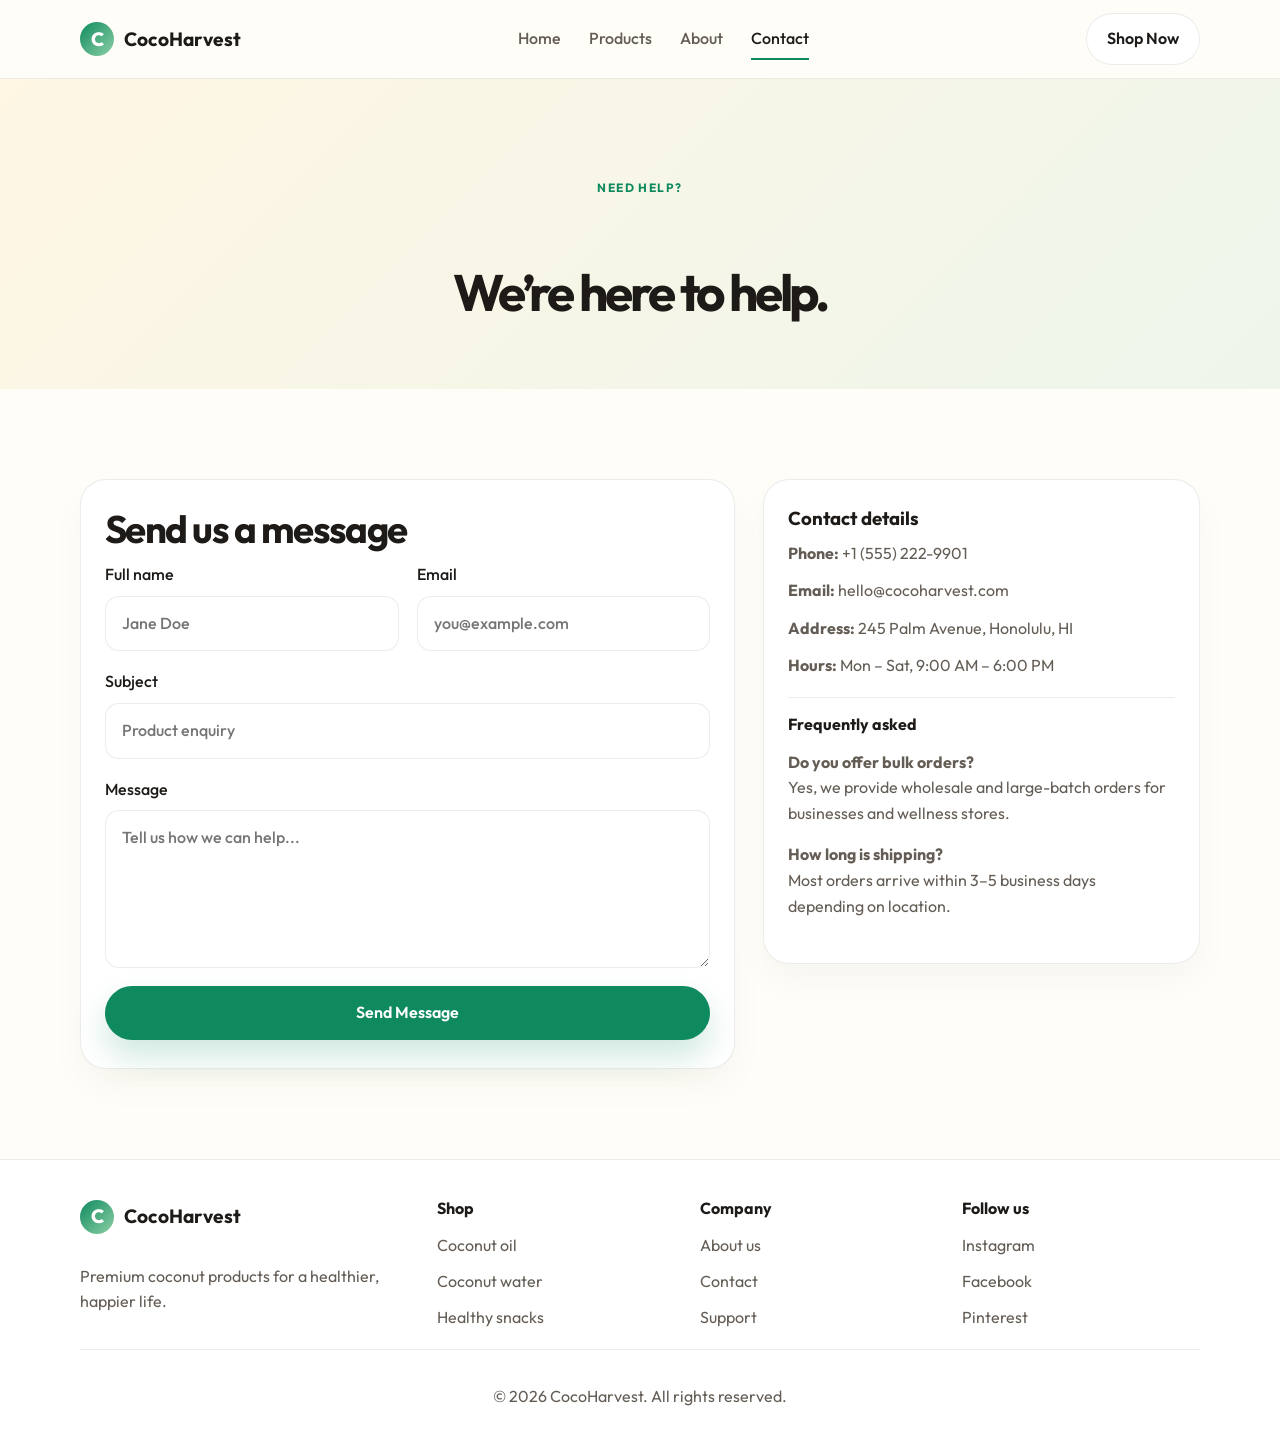
<file: contact.html>
<!DOCTYPE html>
<html lang="en">
  <head>
    <meta charset="UTF-8" />
    <meta name="viewport" content="width=device-width, initial-scale=1.0" />
    <title>Contact CocoHarvest</title>
    <meta name="description" content="Contact CocoHarvest for product questions, bulk orders, and general support." />
    <link rel="preconnect" href="https://fonts.googleapis.com" />
    <link rel="preconnect" href="https://fonts.gstatic.com" crossorigin />
    <link href="https://fonts.googleapis.com/css2?family=Outfit:wght@400;500;600;700;800&display=swap" rel="stylesheet" />
    <link rel="stylesheet" href="styles.css" />
  </head>
  <body>
    <header id="site-header" class="site-header"></header>

    <main>
      <section class="page-hero contact-hero">
        <div class="container page-hero-inner">
          <p class="eyebrow accent">Need help?</p>
          <h1>We’re here to help.</h1>
        </div>
      </section>

      <section class="container section contact-layout">
        <div class="contact-card">
          <h2>Send us a message</h2>
          <form class="contact-form">
            <div class="field-row">
              <label>
                Full name
                <input type="text" placeholder="Jane Doe" />
              </label>
              <label>
                Email
                <input type="email" placeholder="you@example.com" />
              </label>
            </div>
            <label>
              Subject
              <input type="text" placeholder="Product enquiry" />
            </label>
            <label>
              Message
              <textarea rows="5" placeholder="Tell us how we can help..."></textarea>
            </label>
            <button type="submit" class="btn btn-primary">Send Message</button>
          </form>
        </div>

        <aside class="info-card">
          <h3>Contact details</h3>
          <ul class="contact-list">
            <li><strong>Phone:</strong> +1 (555) 222-9901</li>
            <li><strong>Email:</strong> hello@cocoharvest.com</li>
            <li><strong>Address:</strong> 245 Palm Avenue, Honolulu, HI</li>
            <li><strong>Hours:</strong> Mon – Sat, 9:00 AM – 6:00 PM</li>
          </ul>

          <div class="faq-box">
            <h4>Frequently asked</h4>
            <p><strong>Do you offer bulk orders?</strong><br />Yes, we provide wholesale and large-batch orders for businesses and wellness stores.</p>
            <p><strong>How long is shipping?</strong><br />Most orders arrive within 3–5 business days depending on location.</p>
          </div>
        </aside>
      </section>
    </main>

    <footer id="site-footer" class="site-footer"></footer>

    <script src="script.js"></script>
    <script src="common.js"></script>
    <script src="tracking.js"></script>
  </body>
</html>
</file>
<file: styles.css>
:root {
  --bg: #fffdf7;
  --panel: #ffffff;
  --panel-soft: #f6f1e5;
  --primary: #0f8a5f;
  --primary-dark: #0d6f4f;
  --accent: #ffd166;
  --accent-soft: #fff0c2;
  --text: #1d1a17;
  --muted: #645d55;
  --line: rgba(15, 17, 31, 0.08);
  --shadow: 0 20px 50px rgba(22, 23, 28, 0.08);
  --radius: 22px;
}

* {
  box-sizing: border-box;
}

html {
  scroll-behavior: smooth;
}

body {
  margin: 0;
  font-family: "Outfit", sans-serif;
  background: var(--bg);
  color: var(--text);
  line-height: 1.6;
}

a {
  color: inherit;
  text-decoration: none;
}

img {
  max-width: 100%;
  display: block;
}

button,
input,
textarea {
  font: inherit;
}

.container {
  width: min(1120px, calc(100% - 32px));
  margin: 0 auto;
}

.section {
  padding: 90px 0;
}

.alt-bg {
  background: rgba(255, 241, 212, 0.38);
}

.site-header {
  position: sticky;
  top: 0;
  z-index: 100;
  backdrop-filter: blur(12px);
  background: rgba(255, 253, 247, 0.82);
  border-bottom: 1px solid var(--line);
}

.nav-wrap {
  display: flex;
  align-items: center;
  justify-content: space-between;
  min-height: 78px;
  gap: 20px;
}

.brand {
  display: inline-flex;
  align-items: center;
  gap: 10px;
  font-weight: 700;
  font-size: 1.2rem;
}

.brand-mark {
  width: 34px;
  height: 34px;
  display: inline-flex;
  align-items: center;
  justify-content: center;
  border-radius: 50%;
  background: linear-gradient(135deg, var(--primary), #8dd0a5);
  color: #fff;
  font-weight: 800;
}

.site-nav {
  display: flex;
  align-items: center;
  gap: 28px;
  color: var(--muted);
  font-weight: 500;
}

.site-nav a {
  position: relative;
}

.site-nav a::after {
  content: "";
  position: absolute;
  left: 0;
  bottom: -8px;
  width: 100%;
  height: 2px;
  background: var(--primary);
  transform: scaleX(0);
  transform-origin: center;
  transition: transform 0.2s ease;
}

.site-nav a:hover::after,
.site-nav a.active::after {
  transform: scaleX(1);
}

.site-nav a.active {
  color: var(--text);
}

.nav-actions {
  display: flex;
  align-items: center;
}

.btn {
  display: inline-flex;
  align-items: center;
  justify-content: center;
  border-radius: 999px;
  transition: all 0.2s ease;
  border: 0;
  font-weight: 600;
  cursor: pointer;
}

.btn:hover {
  transform: translateY(-1px);
}

.btn-primary {
  background: var(--primary);
  color: #fff;
  padding: 14px 22px;
  box-shadow: 0 16px 32px rgba(15, 138, 95, 0.2);
}

.btn-primary:hover {
  background: var(--primary-dark);
}

.btn-secondary {
  background: rgba(15, 138, 95, 0.09);
  color: var(--primary-dark);
  padding: 14px 22px;
}

.btn-light {
  background: #fff;
  color: var(--text);
  border: 1px solid var(--line);
  padding: 12px 20px;
}

.hero {
  background: linear-gradient(135deg, rgba(255, 241, 212, 0.5), rgba(129, 198, 161, 0.15));
  padding: 62px 0 40px;
}

.hero-grid {
  display: grid;
  grid-template-columns: 1.1fr 0.9fr;
  align-items: center;
  gap: 48px;
}

.eyebrow {
  margin: 0 0 10px;
  letter-spacing: 0.12em;
  text-transform: uppercase;
  font-size: 0.75rem;
  font-weight: 700;
  color: var(--primary-dark);
}

.eyebrow.accent {
  color: var(--primary);
}

h1,
h2,
h3,
h4 {
  margin: 0 0 12px;
  line-height: 1.1;
}

h1 {
  font-size: clamp(2.5rem, 4vw, 4.4rem);
  letter-spacing: -0.06em;
}

h2 {
  font-size: clamp(2rem, 3vw, 2.9rem);
  letter-spacing: -0.04em;
}

.hero-text,
.feature-box p,
.product-info p,
.category-content p,
.timeline-item p,
.contact-list,
.faq-box p,
.about-grid p,
.footer-grid p,
.footer-grid li,
.story-visual p {
  color: var(--muted);
}

.hero-actions {
  display: flex;
  flex-wrap: wrap;
  gap: 16px;
  margin: 28px 0 24px;
}

.mini-stats {
  list-style: none;
  padding: 0;
  margin: 28px 0 0;
  display: flex;
  flex-wrap: wrap;
  gap: 24px;
}

.mini-stats li {
  display: flex;
  flex-direction: column;
  min-width: 110px;
}

.mini-stats strong {
  font-size: 1.6rem;
  color: var(--text);
}

.mini-stats span {
  color: var(--muted);
  font-size: 0.88rem;
}

.hero-visual {
  position: relative;
  display: flex;
  justify-content: center;
}

.product-badge {
  position: absolute;
  top: 18px;
  left: 0;
  background: #fff;
  color: var(--text);
  font-weight: 600;
  border-radius: 999px;
  padding: 8px 16px;
  box-shadow: var(--shadow);
}

.hero-product-card {
  position: relative;
  width: min(100%, 520px);
  border-radius: 30px;
  overflow: hidden;
  box-shadow: var(--shadow);
  background: #fff;
}

.hero-product-card img {
  width: 100%;
  height: 620px;
  object-fit: cover;
}

.mini-card {
  position: absolute;
  right: 18px;
  bottom: 18px;
  background: rgba(255, 255, 255, 0.9);
  backdrop-filter: blur(8px);
  border-radius: 16px;
  padding: 12px 18px;
  box-shadow: 0 16px 32px rgba(15, 17, 31, 0.12);
}

.mini-card p {
  margin: 0 0 4px;
  font-size: 0.72rem;
  color: var(--muted);
}

.mini-card strong {
  font-size: 1.2rem;
}

.trust-bar {
  background: #fff;
  border-top: 1px solid var(--line);
  border-bottom: 1px solid var(--line);
}

.trust-items {
  display: grid;
  grid-template-columns: repeat(4, minmax(0, 1fr));
  gap: 12px;
  text-align: center;
  padding: 18px 0;
  color: var(--muted);
  font-weight: 600;
}

.section-heading {
  margin-bottom: 30px;
}

.split-head {
  display: flex;
  justify-content: space-between;
  align-items: end;
  gap: 18px;
}

.link-arrow {
  color: var(--primary-dark);
  font-weight: 600;
}

.link-arrow::after {
  content: " →";
}

.category-grid,
.product-grid,
.feature-grid,
.testimonial-grid,
.footer-grid {
  display: grid;
  gap: 24px;
}

.category-grid {
  grid-template-columns: repeat(4, minmax(0, 1fr));
}

.category-card {
  background: var(--panel);
  border: 1px solid var(--line);
  border-radius: var(--radius);
  overflow: hidden;
  box-shadow: 0 18px 36px rgba(14, 18, 22, 0.04);
}

.category-card img {
  width: 100%;
  height: 220px;
  object-fit: cover;
}

.category-content {
  padding: 18px 18px 20px;
}

.category-content h3 {
  margin-bottom: 8px;
}

.product-grid {
  grid-template-columns: repeat(4, minmax(0, 1fr));
}

.product-card {
  position: relative;
  background: #fff;
  border-radius: 22px;
  overflow: hidden;
  border: 1px solid var(--line);
  box-shadow: 0 18px 38px rgba(15, 17, 31, 0.04);
}

.product-card img {
  width: 100%;
  height: 270px;
  object-fit: cover;
}

.tag {
  position: absolute;
  top: 16px;
  left: 16px;
  background: rgba(255, 255, 255, 0.92);
  padding: 7px 10px;
  border-radius: 999px;
  font-size: 0.72rem;
  font-weight: 700;
  z-index: 1;
}

.tag-alt {
  background: var(--accent-soft);
}

.product-info {
  padding: 20px 18px 22px;
}

.product-row {
  display: flex;
  align-items: center;
  justify-content: space-between;
  gap: 12px;
  margin-bottom: 8px;
}

.product-row h3 {
  margin: 0;
  font-size: 1.2rem;
}

.price {
  font-weight: 700;
  color: var(--primary-dark);
}

.rating {
  margin-top: 14px;
  color: #f4a100;
  font-size: 0.9rem;
}

.rating span {
  color: var(--muted);
  margin-left: 6px;
}

.center {
  text-align: center;
}

.feature-grid {
  grid-template-columns: repeat(3, minmax(0, 1fr));
}

.feature-box {
  background: #fff;
  padding: 30px 24px;
  border-radius: 24px;
  border: 1px solid var(--line);
  box-shadow: 0 12px 24px rgba(15, 17, 31, 0.03);
}

.icon {
  width: 58px;
  height: 58px;
  border-radius: 18px;
  display: grid;
  place-items: center;
  font-size: 1.8rem;
  background: var(--panel-soft);
  margin-bottom: 16px;
}

.testimonial-grid {
  grid-template-columns: repeat(3, minmax(0, 1fr));
}

.testimonial-card {
  margin: 0;
  background: #fff;
  border: 1px solid var(--line);
  border-radius: 24px;
  padding: 28px 24px;
  box-shadow: 0 14px 30px rgba(15, 17, 31, 0.04);
  color: var(--text);
}

.testimonial-card footer {
  display: flex;
  flex-direction: column;
  margin-top: 16px;
}

.testimonial-card span {
  color: var(--muted);
  font-size: 0.84rem;
}

.newsletter {
  padding: 0 0 90px;
}

.newsletter-box {
  background: linear-gradient(135deg, #0f8a5f, #1aab7a);
  border-radius: 28px;
  padding: 36px 30px;
  display: flex;
  align-items: center;
  justify-content: space-between;
  gap: 28px;
  color: #fff;
}

.newsletter-box h2 {
  margin-bottom: 0;
}

.newsletter-form {
  flex: 1;
  display: flex;
  align-items: center;
  justify-content: flex-end;
  gap: 12px;
}

.newsletter-form input {
  width: min(100%, 420px);
  border: 0;
  border-radius: 999px;
  padding: 16px 18px;
  background: rgba(255, 255, 255, 0.96);
}

.site-footer {
  border-top: 1px solid var(--line);
  background: #fff;
  padding: 40px 0 20px;
}

.footer-grid {
  grid-template-columns: 1.4fr 1fr 1fr 1fr;
  align-items: start;
}

.footer-brand {
  margin-bottom: 14px;
}

.footer-grid h4 {
  margin-bottom: 16px;
}

.footer-grid ul {
  list-style: none;
  padding: 0;
  margin: 0;
  display: grid;
  gap: 10px;
}

.footer-bottom {
  margin-top: 18px;
  padding-top: 18px;
  border-top: 1px solid var(--line);
  text-align: center;
  color: var(--muted);
}

.page-hero {
  background: linear-gradient(135deg, rgba(255, 241, 212, 0.55), rgba(129, 198, 161, 0.14));
  padding: 70px 0 40px;
}

.page-hero-inner {
  display: grid;
  place-items: center;
  min-height: 200px;
  text-align: center;
}

.compact-hero h1,
.about-hero h1,
.contact-hero h1 {
  margin-bottom: 0;
}

.catalog-section {
  display: grid;
  grid-template-columns: 280px 1fr;
  gap: 28px;
  padding: 72px 0 90px;
}

.filter-panel {
  background: #fff;
  border: 1px solid var(--line);
  border-radius: 24px;
  padding: 24px 20px;
  height: fit-content;
  position: sticky;
  top: 100px;
}

.filter-panel h3 {
  margin-bottom: 18px;
}

.filter-panel ul {
  list-style: none;
  margin: 0 0 28px;
  padding: 0;
  display: grid;
  gap: 12px;
}

.filter-panel li a {
  color: var(--muted);
  font-weight: 500;
}

.promo-box {
  background: var(--panel-soft);
  border-radius: 20px;
  padding: 20px;
}

.promo-box h4 {
  margin-bottom: 18px;
}

.catalog-grid {
  display: grid;
  grid-template-columns: repeat(2, minmax(0, 1fr));
  gap: 24px;
}

.about-grid {
  display: grid;
  grid-template-columns: 1fr 1fr;
  gap: 42px;
  align-items: center;
}

.story-visual img {
  border-radius: 30px;
  width: 100%;
  height: 520px;
  object-fit: cover;
  box-shadow: var(--shadow);
}

.three-col {
  grid-template-columns: repeat(3, minmax(0, 1fr));
}

.timeline {
  display: grid;
  gap: 18px;
  max-width: 900px;
  margin: 0 auto;
}

.timeline-item {
  display: grid;
  grid-template-columns: 90px 1fr;
  gap: 22px;
  background: #fff;
  border: 1px solid var(--line);
  border-radius: 22px;
  padding: 26px 22px;
}

.timeline-item span {
  display: grid;
  place-items: center;
  width: 58px;
  height: 58px;
  border-radius: 50%;
  background: var(--panel-soft);
  font-weight: 700;
  color: var(--primary-dark);
}

.contact-layout {
  display: grid;
  grid-template-columns: 1.2fr 0.8fr;
  gap: 28px;
  align-items: start;
}

.contact-card,
.info-card {
  background: #fff;
  border: 1px solid var(--line);
  border-radius: 26px;
  padding: 28px 24px;
  box-shadow: 0 18px 36px rgba(15, 17, 31, 0.03);
}

.contact-form {
  display: grid;
  gap: 18px;
}

.field-row {
  display: grid;
  grid-template-columns: repeat(2, minmax(0, 1fr));
  gap: 18px;
}

.contact-form label {
  display: grid;
  gap: 8px;
  color: var(--text);
  font-weight: 500;
}

.contact-form input,
.contact-form textarea {
  width: 100%;
  border: 1px solid var(--line);
  border-radius: 14px;
  padding: 14px 16px;
  background: #fff;
}

.contact-list {
  list-style: none;
  padding: 0;
  margin: 0 0 18px;
  display: grid;
  gap: 12px;
}

.faq-box {
  padding-top: 18px;
  border-top: 1px solid var(--line);
}

.nav-toggle {
  display: none;
  flex-direction: column;
  gap: 5px;
  width: 44px;
  height: 44px;
  border: 1px solid var(--line);
  background: #fff;
  border-radius: 12px;
  justify-content: center;
  align-items: center;
  cursor: pointer;
}

.nav-toggle span {
  display: block;
  width: 18px;
  height: 2px;
  background: var(--text);
  border-radius: 3px;
}

@media (max-width: 980px) {
  .hero-grid,
  .catalog-section,
  .contact-layout,
  .about-grid,
  .feature-grid,
  .testimonial-grid,
  .category-grid,
  .product-grid,
  .footer-grid {
    grid-template-columns: 1fr 1fr;
  }

  .hero-grid,
  .catalog-section,
  .contact-layout,
  .about-grid {
    grid-template-columns: 1fr;
  }

  .newsletter-box {
    flex-direction: column;
    align-items: flex-start;
  }

  .newsletter-form {
    width: 100%;
    justify-content: stretch;
  }

  .newsletter-form input {
    width: 100%;
  }
}

@media (max-width: 760px) {
  .site-nav,
  .nav-actions {
    display: none;
  }

  .nav-toggle {
    display: flex;
  }

  .site-header.open .site-nav {
    position: absolute;
    top: 78px;
    left: 16px;
    right: 16px;
    display: flex;
    flex-direction: column;
    align-items: flex-start;
    background: rgba(255, 255, 255, 0.96);
    border: 1px solid var(--line);
    border-radius: 18px;
    padding: 20px 18px;
    box-shadow: var(--shadow);
  }

  .site-header.open .nav-actions {
    display: inline-flex;
    position: absolute;
    top: 280px;
    left: 16px;
    right: 16px;
    justify-content: stretch;
  }

  .site-header.open .nav-actions .btn {
    width: 100%;
  }

  .category-grid,
  .product-grid,
  .feature-grid,
  .testimonial-grid,
  .footer-grid,
  .three-col,
  .field-row {
    grid-template-columns: 1fr;
  }

  .section {
    padding: 72px 0;
  }

  .hero {
    padding-top: 28px;
  }

  .hero-product-card img {
    height: 420px;
  }

  .trust-items {
    grid-template-columns: 1fr 1fr;
  }

  .catalog-grid {
    grid-template-columns: 1fr;
  }

  .newsletter-form {
    flex-direction: column;
    align-items: stretch;
  }
}
</file>
